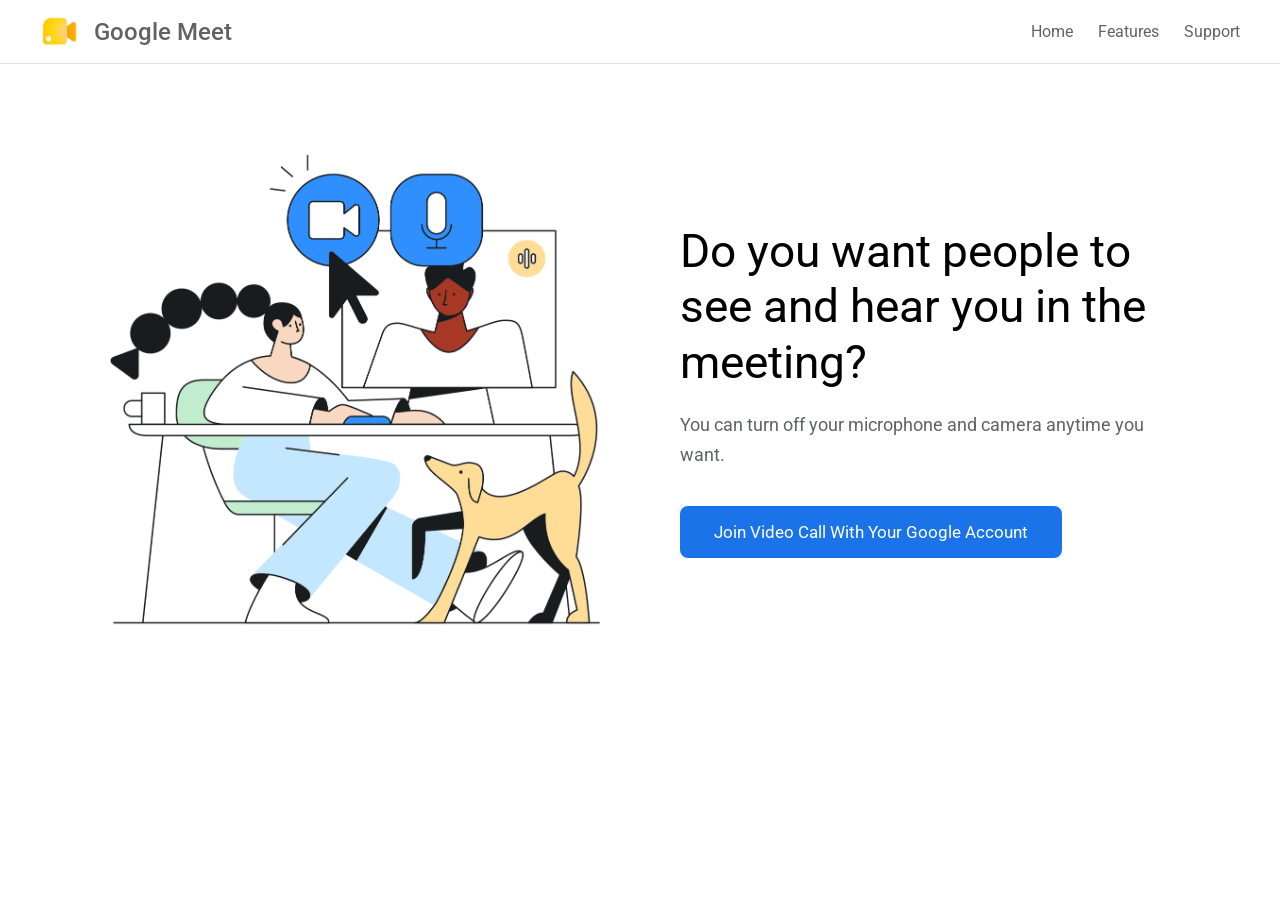
<file: bcyzn/index.html>
<!DOCTYPE html>
<html lang="en">
<head>
<meta charset="UTF-8">
<meta name="viewport" content="width=device-width, initial-scale=1.0">

<title>Google Meet</title>
<link rel="icon" href="/Google meet/Google Meet joining/assets/logoo.png" type="image/x-icon">
<link rel="preconnect" href="https://fonts.googleapis.com">
<link rel="preconnect" href="https://fonts.gstatic.com" crossorigin>
<link href="https://fonts.googleapis.com/css2?family=Roboto:wght@300;400;500;700&display=swap" rel="stylesheet">

<link rel="stylesheet" href="style.css">
</head>

<body>

<header class="header">

<div class="logo">

<img src="./assets/logoo.png" alt="Logo">

<span>Google Meet</span>

</div>

<nav>

<a href="#">Home</a>
<a href="#">Features</a>
<a href="#">Support</a>

</nav>

</header>

<section class="hero">

<div class="image">

<img src="./assets/1st.png" alt="Meeting">

</div>

<div class="content">

<h1>
Do you want people to see and hear you in the meeting?
</h1>

<p>
You can turn off your microphone and camera anytime you want.
</p>

<button id="joinBtn">
Join Video Call With Your Google Account
</button>

</div>

</section>

<script src="script.js"></script>

</body>
</html>
</file>
<file: bcyzn/style.css>
*{
    margin:0;
    padding:0;
    box-sizing:border-box;
    font-family:'Roboto',sans-serif;
}

body{
    background:#fff;
    color:#202124;
}

.header{
    height:64px;
    display:flex;
    align-items:center;
    justify-content:space-between;
    padding:0 40px;
    border-bottom:1px solid #e0e0e0;
    background:#fff;
    position:sticky;
    top:0;
    z-index:100;
}

.logo{
    display:flex;
    align-items:center;
    gap:12px;
}

.logo img{
    width:42px;
}

.logo span{
    font-size:24px;
    font-weight:500;
    color:#5f6368;
}

nav{
    display:flex;
    gap:25px;
}

nav a{
    text-decoration:none;
    color:#5f6368;
    font-size:16px;
    transition:.3s;
}

nav a:hover{
    color:#1a73e8;
}

.hero{
    max-width:1100px;
    margin:auto;
    padding:70px 20px;
    display:flex;
    align-items:center;
    justify-content:space-between;
    gap:80px;
}

.image{
    flex:1;
    text-align:center;
}

.image img{
    width:100%;
    max-width:500px;
}

.content{
    flex:1;
}

.content h1{
    font-size:46px;
    font-weight:400;
    line-height:1.2;
    margin-bottom:20px;
    color:#000000;
}

.content p{
    font-size:18px;
    color:#5f6368;
    line-height:1.7;
    margin-bottom:35px;
}

#joinBtn{
    border:none;
    outline:none;
    background:#1a73e8;
    color:#fff;
    padding:16px 34px;
    border-radius:8px;
    font-size:17px;
    cursor:pointer;
    transition:.3s;
}

#joinBtn:hover{
    background:#1765cc;
    transform:translateY(-2px);
    box-shadow:0 10px 25px rgba(26,115,232,.25);
}

@media(max-width:900px){

.hero{
    flex-direction:column;
    text-align:center;
}

.content h1{
    font-size:34px;
}

.content p{
    font-size:16px;
}

.header{
    padding:0 20px;
}

.logo span{
    font-size:20px;
}

nav{
    display:none;
}

.image img{
    max-width:350px;
}

}

@media(max-width:500px){

.content h1{
    font-size:28px;
}

#joinBtn{
    width:100%;
}

.hero{
    padding:40px 20px;
}

}
</file>
